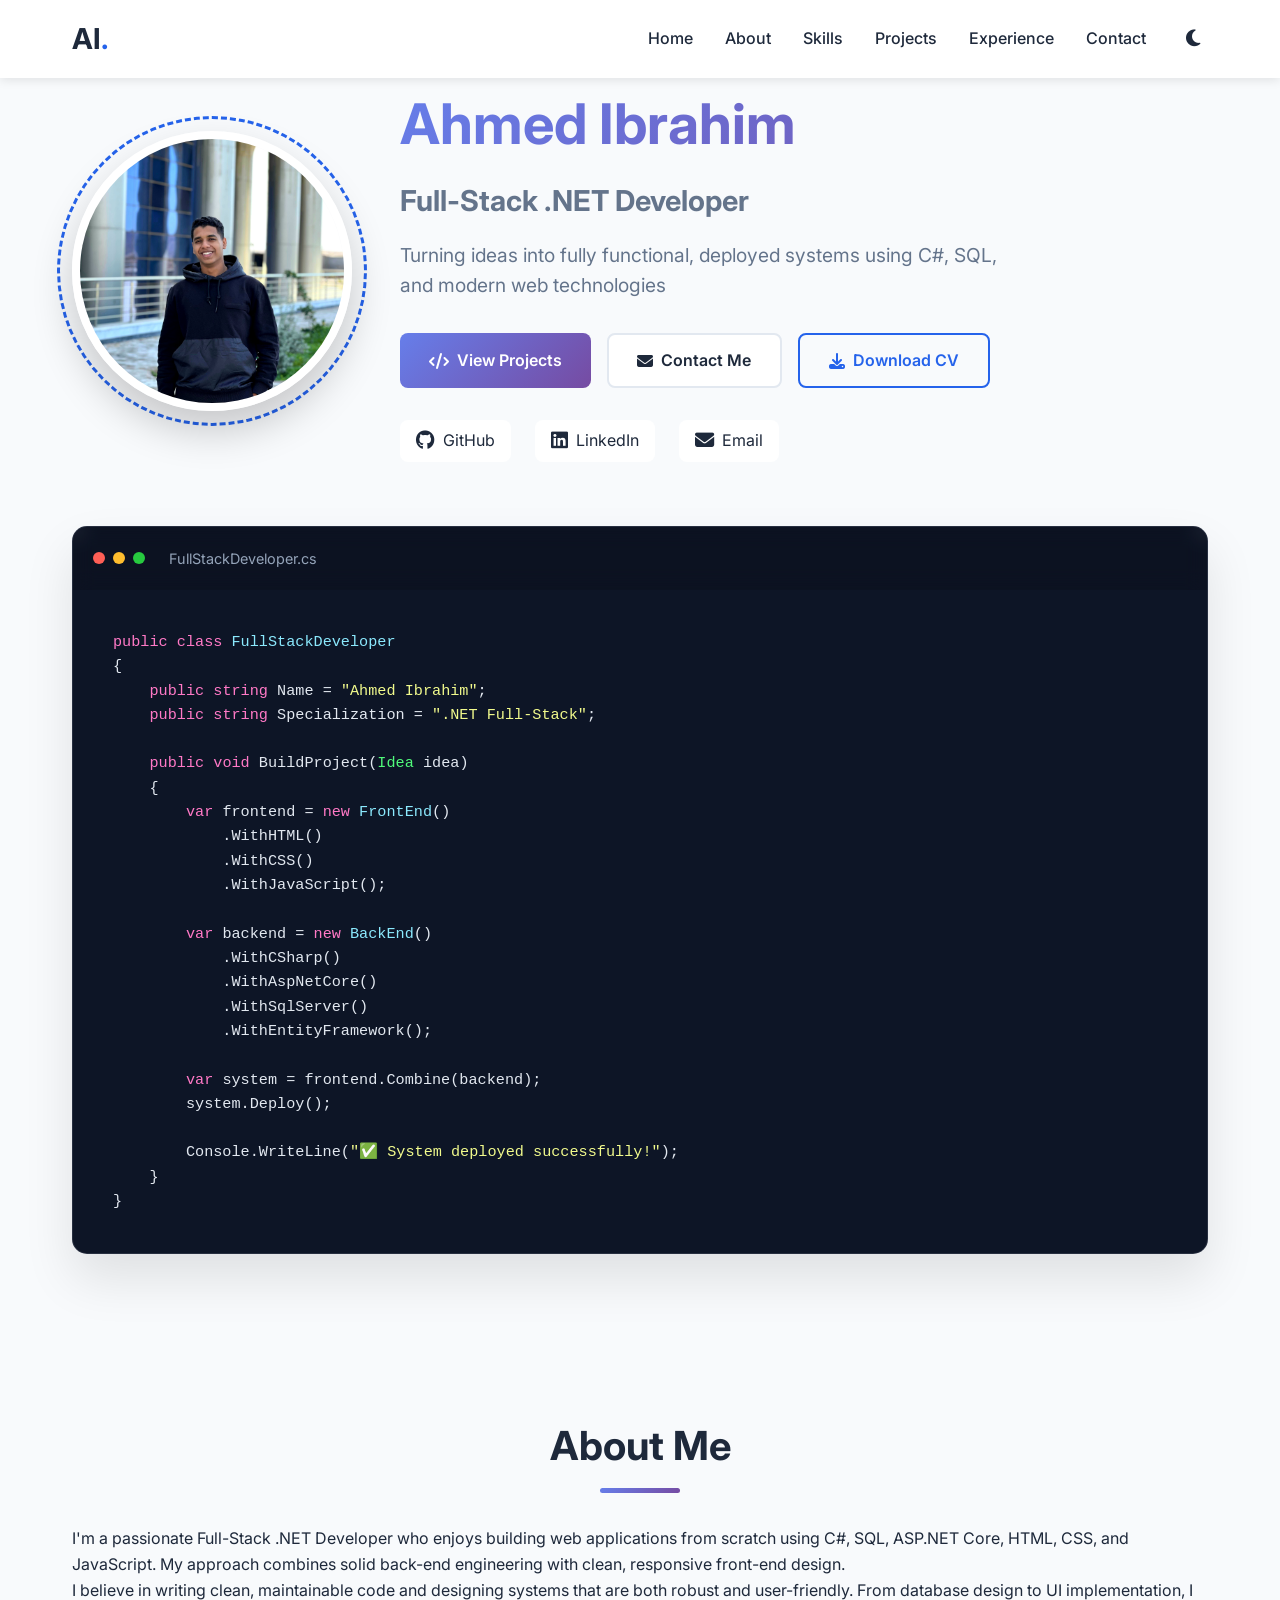
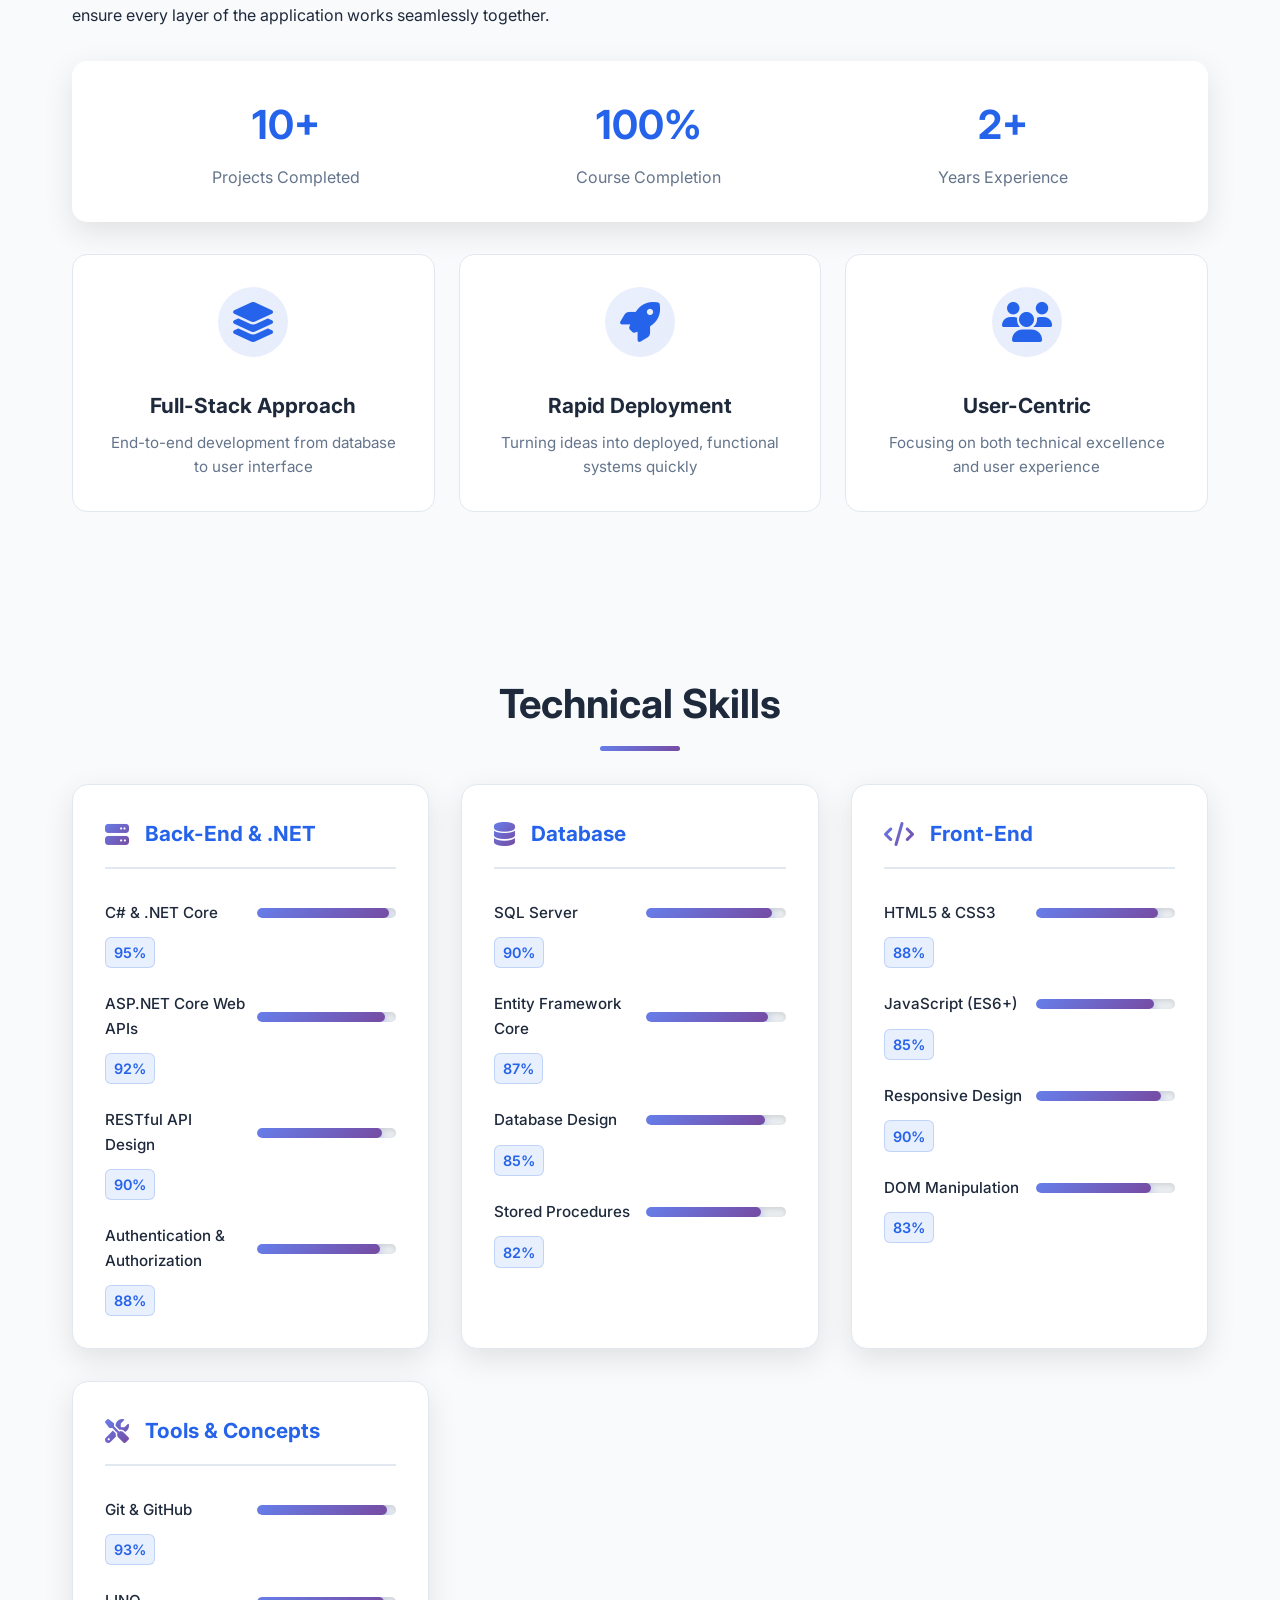
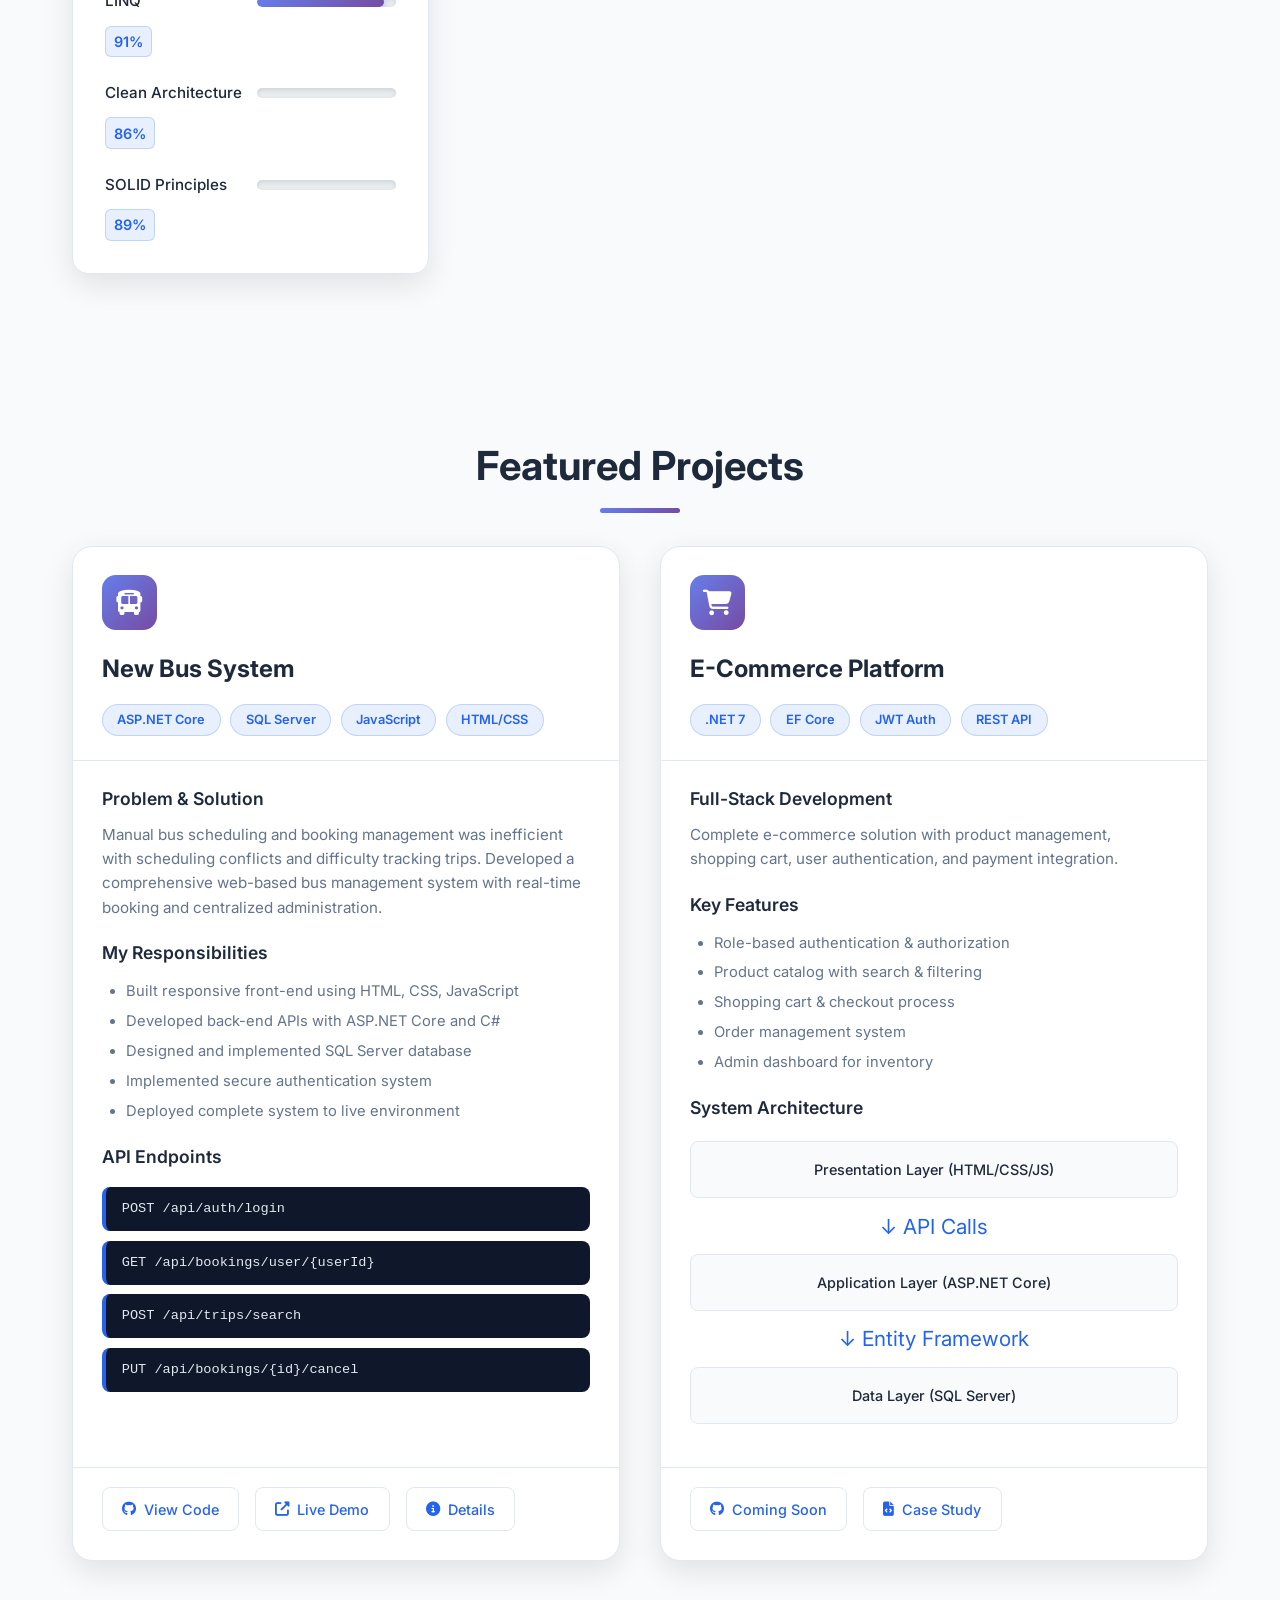
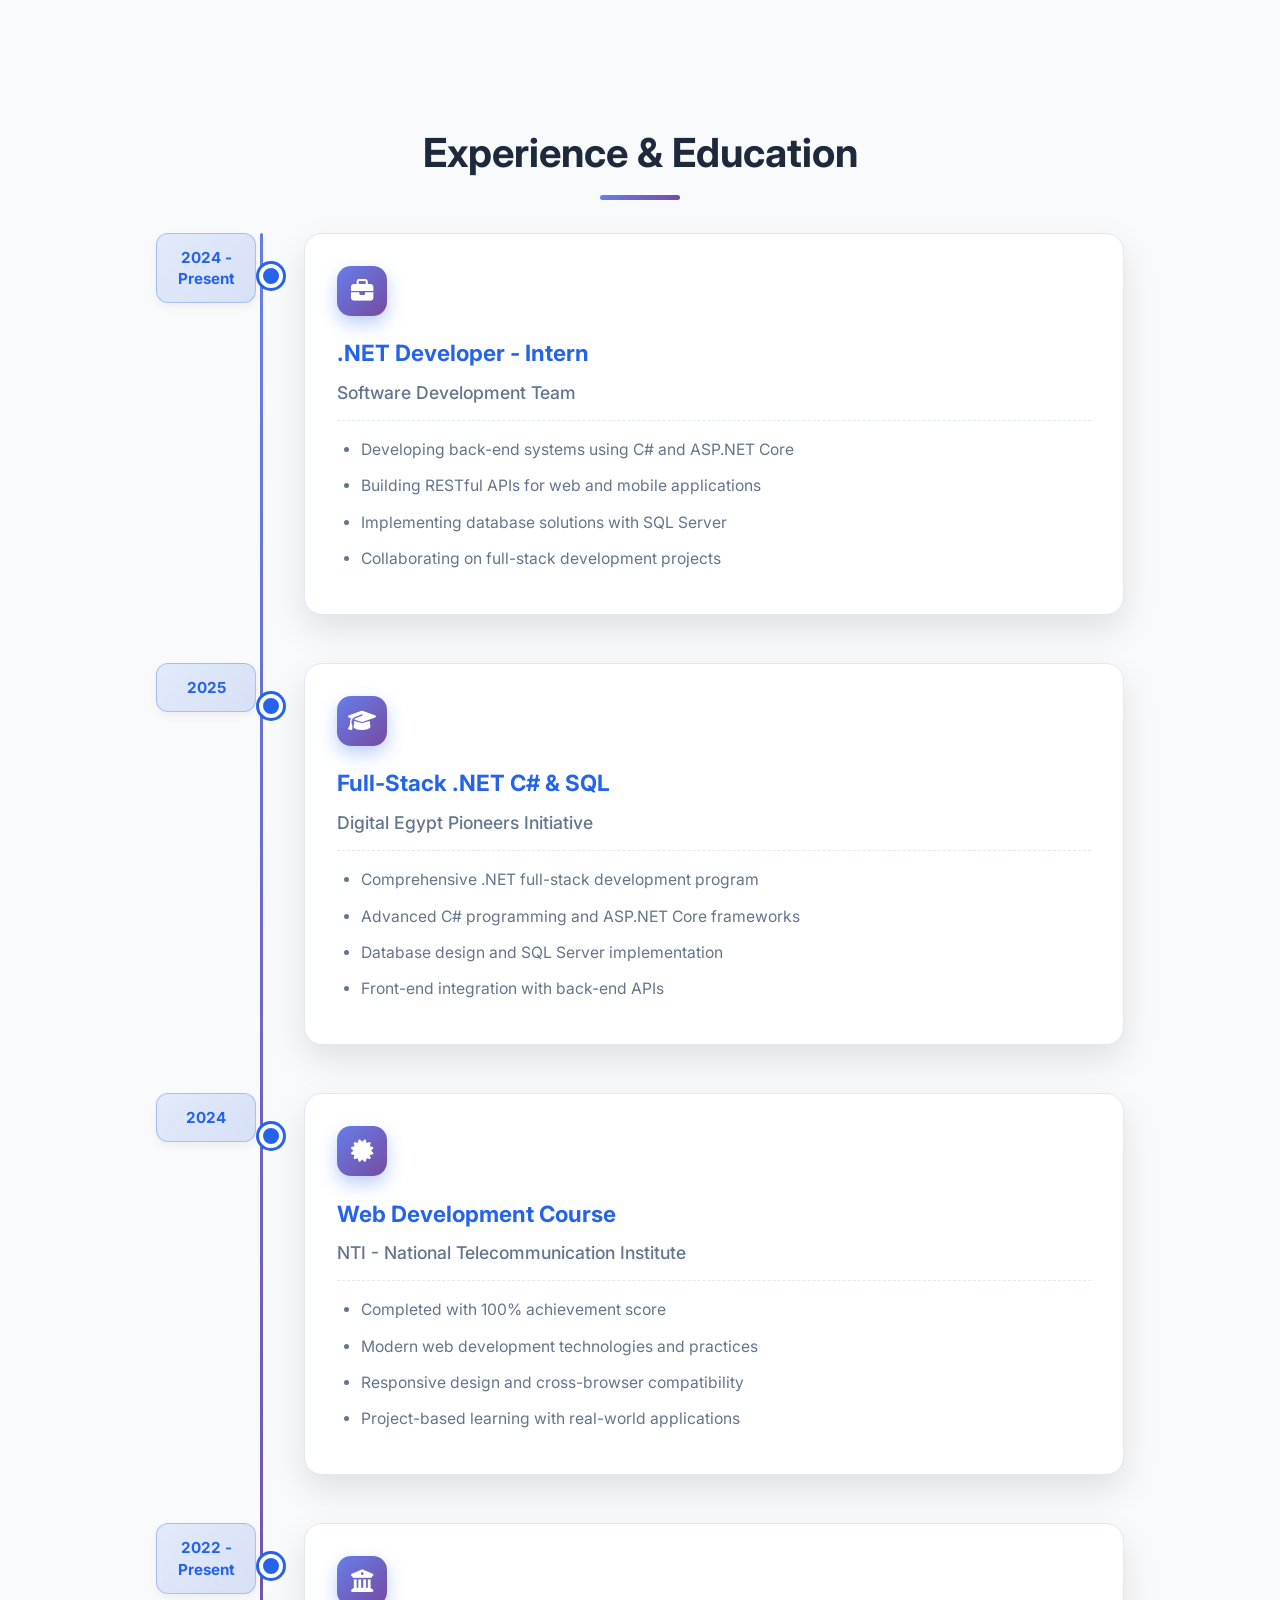
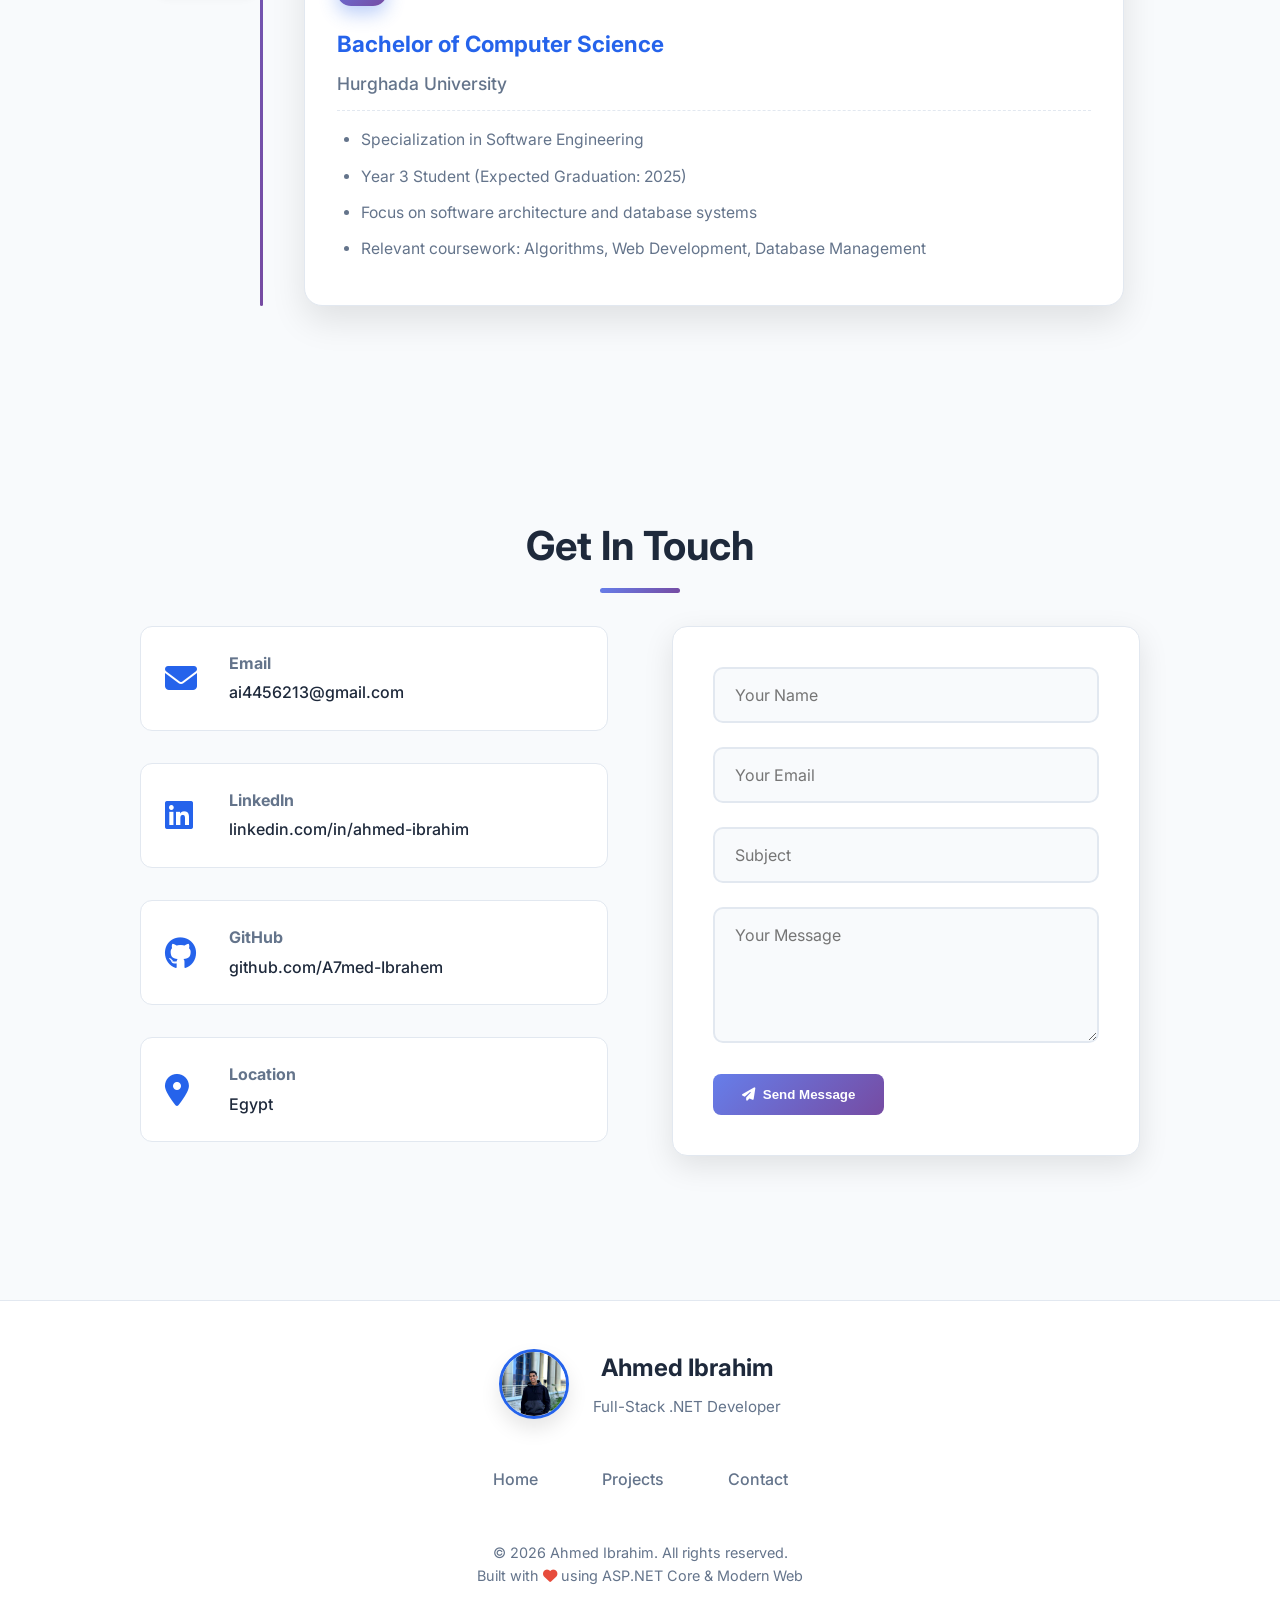
<file: index.html>
<!DOCTYPE html>
<html lang="en">
  <head>
    <meta charset="UTF-8" />
    <meta name="viewport" content="width=device-width, initial-scale=1.0" />
    <title>Ahmed Ibrahim | Full-Stack .NET Developer</title>
    <meta
      name="description"
      content="Full-Stack .NET Developer specializing in C#, ASP.NET Core, SQL Server, and modern web development. Turning ideas into fully functional systems."
    />
    <meta
      name="keywords"
      content=".NET Developer, C#, ASP.NET Core, SQL Server, Full-Stack, Web Development"
    />
    <meta name="author" content="Ahmed Ibrahim" />

    <!-- Open Graph for LinkedIn -->
    <meta
      property="og:title"
      content="Ahmed Ibrahim | Full-Stack .NET Developer"
    />
    <meta
      property="og:description"
      content="Building scalable web applications with .NET technologies"
    />
    <meta property="og:image" content="assets/images/profile.jpg" />
    <meta property="og:url" content="https://ahmedibrahim.dev" />

    <link rel="stylesheet" href="style.css" />
    <link
      rel="stylesheet"
      href="https://cdnjs.cloudflare.com/ajax/libs/font-awesome/6.4.0/css/all.min.css"
    />
    <link
      href="https://fonts.googleapis.com/css2?family=Inter:wght@300;400;500;600;700&display=swap"
      rel="stylesheet"
    />
    <link rel="icon" type="image/x-icon" href="assets/images/favicon.ico" />
  </head>

  <body>
    <!-- Navigation -->
    <nav class="navbar">
      <div class="container">
        <a href="#" class="logo">AI<span class="dot">.</span></a>
        <ul class="nav-links">
          <li><a href="#home">Home</a></li>
          <li><a href="#about">About</a></li>
          <li><a href="#skills">Skills</a></li>
          <li><a href="#projects">Projects</a></li>
          <li><a href="#experience">Experience</a></li>
          <li><a href="#contact">Contact</a></li>
          <li>
            <button id="theme-toggle" aria-label="Toggle dark mode">
              <i class="fas fa-moon"></i>
            </button>
          </li>
        </ul>
        <button class="menu-toggle" aria-label="Toggle menu">
          <i class="fas fa-bars"></i>
        </button>
      </div>
    </nav>

    <!-- Hero Section with Profile Photo -->
    <section id="home" class="hero">
      <div class="container">
        <div class="hero-content">
          <!-- Profile Photo -->
          <div class="profile-photo-container">
            <div class="profile-photo">
              <img
                src="image/photo.jpg.jpeg"
                alt="Ahmed Ibrahim - Full Stack .NET Developer"
                class="profile-img"
                id="profileImg"
                onerror="this.src='[data-uri]'"
              />
              <div class="photo-frame"></div>
            </div>
          </div>

          <!-- Personal Info -->
          <div class="hero-info">
            <h1 class="hero-title">Ahmed Ibrahim</h1>
            <h2 class="hero-subtitle">Full-Stack .NET Developer</h2>
            <p class="hero-tagline">
              Turning ideas into fully functional, deployed systems using C#,
              SQL, and modern web technologies
            </p>

            <div class="hero-buttons">
              <a href="#projects" class="btn btn-primary">
                <i class="fas fa-code"></i> View Projects
              </a>
              <a href="#contact" class="btn btn-secondary">
                <i class="fas fa-envelope"></i> Contact Me
              </a>
              <a
                href="Dipak_Dey__CV.pdf"
                class="btn btn-outline"
                download
              >
                <i class="fas fa-download"></i> Download CV
              </a>
            </div>

            <!-- Social Links -->
            <div class="hero-social">
              <a
                href="https://github.com/A7med-Ibrahem"
                target="_blank"
                aria-label="GitHub"
                class="social-link"
              >
                <i class="fab fa-github"></i>
                <span>GitHub</span>
              </a>
              <a
                href="https://www.linkedin.com/in/ahmed-ibrahim-36b91a1bb"
                target="_blank"
                aria-label="LinkedIn"
                class="social-link"
              >
                <i class="fab fa-linkedin"></i>
                <span>LinkedIn</span>
              </a>
              <a
                href="mailto:ai4456213@gmail.com"
                aria-label="Email"
                class="social-link"
              >
                <i class="fas fa-envelope"></i>
                <span>Email</span>
              </a>
            </div>
          </div>
        </div>

        <!-- Code Visual -->
        <div class="hero-visual">
          <div class="code-visual">
            <div class="code-window">
              <div class="code-header">
                <span class="code-dot red"></span>
                <span class="code-dot yellow"></span>
                <span class="code-dot green"></span>
                <span class="code-title">FullStackDeveloper.cs</span>
              </div>
              <pre class="code-content">
<span class="code-keyword">public class</span> <span class="code-class">FullStackDeveloper</span>
{
    <span class="code-keyword">public string</span> Name = <span class="code-string">"Ahmed Ibrahim"</span>;
    <span class="code-keyword">public string</span> Specialization = <span class="code-string">".NET Full-Stack"</span>;
    
    <span class="code-keyword">public void</span> BuildProject(<span class="code-interface">Idea</span> idea)
    {
        <span class="code-keyword">var</span> frontend = <span class="code-keyword">new</span> <span class="code-class">FrontEnd</span>()
            .WithHTML()
            .WithCSS()
            .WithJavaScript();
            
        <span class="code-keyword">var</span> backend = <span class="code-keyword">new</span> <span class="code-class">BackEnd</span>()
            .WithCSharp()
            .WithAspNetCore()
            .WithSqlServer()
            .WithEntityFramework();
            
        <span class="code-keyword">var</span> system = frontend.Combine(backend);
        system.Deploy();
        
        Console.WriteLine(<span class="code-string">"✅ System deployed successfully!"</span>);
    }
}</pre>
            </div>
          </div>
        </div>
      </div>
    </section>

    <!-- About Section -->
    <section id="about" class="about">
      <div class="container">
        <h2 class="section-title">About Me</h2>
        <div class="about-content">
          <div class="about-text">
            <p>
              I'm a passionate Full-Stack .NET Developer who enjoys building web
              applications from scratch using C#, SQL, ASP.NET Core, HTML, CSS,
              and JavaScript. My approach combines solid back-end engineering
              with clean, responsive front-end design.
            </p>
            <p>
              I believe in writing clean, maintainable code and designing
              systems that are both robust and user-friendly. From database
              design to UI implementation, I ensure every layer of the
              application works seamlessly together.
            </p>

            <div class="about-stats">
              <div class="stat">
                <h3>10+</h3>
                <p>Projects Completed</p>
              </div>
              <div class="stat">
                <h3>100%</h3>
                <p>Course Completion</p>
              </div>
              <div class="stat">
                <h3>2+</h3>
                <p>Years Experience</p>
              </div>
            </div>
          </div>

          <div class="about-highlights">
            <div class="highlight">
              <i class="fas fa-layer-group"></i>
              <h3>Full-Stack Approach</h3>
              <p>End-to-end development from database to user interface</p>
            </div>
            <div class="highlight">
              <i class="fas fa-rocket"></i>
              <h3>Rapid Deployment</h3>
              <p>Turning ideas into deployed, functional systems quickly</p>
            </div>
            <div class="highlight">
              <i class="fas fa-users"></i>
              <h3>User-Centric</h3>
              <p>Focusing on both technical excellence and user experience</p>
            </div>
          </div>
        </div>
      </div>
    </section>

    <!-- Skills Section -->
    <section id="skills" class="skills">
      <div class="container">
        <h2 class="section-title">Technical Skills</h2>
        <div class="skills-grid">
          <!-- Back-End Skills -->
          <div class="skill-category">
            <h3><i class="fas fa-server"></i> Back-End & .NET</h3>
            <div class="skill-list">
              <div class="skill-item">
                <span>C# & .NET Core</span>
                <div class="skill-level" data-level="95"></div>
                <span class="skill-percent">95%</span>
              </div>
              <div class="skill-item">
                <span>ASP.NET Core Web APIs</span>
                <div class="skill-level" data-level="92"></div>
                <span class="skill-percent">92%</span>
              </div>
              <div class="skill-item">
                <span>RESTful API Design</span>
                <div class="skill-level" data-level="90"></div>
                <span class="skill-percent">90%</span>
              </div>
              <div class="skill-item">
                <span>Authentication & Authorization</span>
                <div class="skill-level" data-level="88"></div>
                <span class="skill-percent">88%</span>
              </div>
            </div>
          </div>

          <!-- Database Skills -->
          <div class="skill-category">
            <h3><i class="fas fa-database"></i> Database</h3>
            <div class="skill-list">
              <div class="skill-item">
                <span>SQL Server</span>
                <div class="skill-level" data-level="90"></div>
                <span class="skill-percent">90%</span>
              </div>
              <div class="skill-item">
                <span>Entity Framework Core</span>
                <div class="skill-level" data-level="87"></div>
                <span class="skill-percent">87%</span>
              </div>
              <div class="skill-item">
                <span>Database Design</span>
                <div class="skill-level" data-level="85"></div>
                <span class="skill-percent">85%</span>
              </div>
              <div class="skill-item">
                <span>Stored Procedures</span>
                <div class="skill-level" data-level="82"></div>
                <span class="skill-percent">82%</span>
              </div>
            </div>
          </div>

          <!-- Front-End Skills -->
          <div class="skill-category">
            <h3><i class="fas fa-code"></i> Front-End</h3>
            <div class="skill-list">
              <div class="skill-item">
                <span>HTML5 & CSS3</span>
                <div class="skill-level" data-level="88"></div>
                <span class="skill-percent">88%</span>
              </div>
              <div class="skill-item">
                <span>JavaScript (ES6+)</span>
                <div class="skill-level" data-level="85"></div>
                <span class="skill-percent">85%</span>
              </div>
              <div class="skill-item">
                <span>Responsive Design</span>
                <div class="skill-level" data-level="90"></div>
                <span class="skill-percent">90%</span>
              </div>
              <div class="skill-item">
                <span>DOM Manipulation</span>
                <div class="skill-level" data-level="83"></div>
                <span class="skill-percent">83%</span>
              </div>
            </div>
          </div>

          <!-- Tools & Concepts -->
          <div class="skill-category">
            <h3><i class="fas fa-tools"></i> Tools & Concepts</h3>
            <div class="skill-list">
              <div class="skill-item">
                <span>Git & GitHub</span>
                <div class="skill-level" data-level="93"></div>
                <span class="skill-percent">93%</span>
              </div>
              <div class="skill-item">
                <span>LINQ</span>
                <div class="skill-level" data-level="91"></div>
                <span class="skill-percent">91%</span>
              </div>
              <div class="skill-item">
                <span>Clean Architecture</span>
                <div class="skill-level" data-level="86"></div>
                <span class="skill-percent">86%</span>
              </div>
              <div class="skill-item">
                <span>SOLID Principles</span>
                <div class="skill-level" data-level="89"></div>
                <span class="skill-percent">89%</span>
              </div>
            </div>
          </div>
        </div>
      </div>
    </section>

    <!-- Projects Section -->
    <section id="projects" class="projects">
      <div class="container">
        <h2 class="section-title">Featured Projects</h2>
        <div class="projects-grid">
          <!-- New Bus System Project -->
          <div class="project-card">
            <div class="project-header">
              <div class="project-icon">
                <i class="fas fa-bus"></i>
              </div>
              <h3>New Bus System</h3>
              <div class="project-tags">
                <span class="tag">ASP.NET Core</span>
                <span class="tag">SQL Server</span>
                <span class="tag">JavaScript</span>
                <span class="tag">HTML/CSS</span>
              </div>
            </div>
            <div class="project-content">
              <h4>Problem & Solution</h4>
              <p>
                Manual bus scheduling and booking management was inefficient
                with scheduling conflicts and difficulty tracking trips.
                Developed a comprehensive web-based bus management system with
                real-time booking and centralized administration.
              </p>

              <h4>My Responsibilities</h4>
              <ul>
                <li>Built responsive front-end using HTML, CSS, JavaScript</li>
                <li>Developed back-end APIs with ASP.NET Core and C#</li>
                <li>Designed and implemented SQL Server database</li>
                <li>Implemented secure authentication system</li>
                <li>Deployed complete system to live environment</li>
              </ul>

              <h4>API Endpoints</h4>
              <div class="api-features">
                <code>POST /api/auth/login</code>
                <code>GET /api/bookings/user/{userId}</code>
                <code>POST /api/trips/search</code>
                <code>PUT /api/bookings/{id}/cancel</code>
              </div>
            </div>
            <div class="project-footer">
              <a
                href="https://github.com/Yusuf-Hussien/New-Bus-App"
                target="_blank"
                class="btn-icon"
              >
                <i class="fab fa-github"></i> View Code
              </a>
              <a
                href="https://newbus.vercel.app/login.html"
                target="_blank"
                class="btn-icon"
              >
                <i class="fas fa-external-link-alt"></i> Live Demo
              </a>
              <a
                href="#"
                class="btn-icon"
                onclick="showProjectDetails('bus-system')"
              >
                <i class="fas fa-info-circle"></i> Details
              </a>
            </div>
          </div>

          <!-- E-Commerce Platform -->
          <div class="project-card">
            <div class="project-header">
              <div class="project-icon">
                <i class="fas fa-shopping-cart"></i>
              </div>
              <h3>E-Commerce Platform</h3>
              <div class="project-tags">
                <span class="tag">.NET 7</span>
                <span class="tag">EF Core</span>
                <span class="tag">JWT Auth</span>
                <span class="tag">REST API</span>
              </div>
            </div>
            <div class="project-content">
              <h4>Full-Stack Development</h4>
              <p>
                Complete e-commerce solution with product management, shopping
                cart, user authentication, and payment integration.
              </p>

              <h4>Key Features</h4>
              <ul>
                <li>Role-based authentication & authorization</li>
                <li>Product catalog with search & filtering</li>
                <li>Shopping cart & checkout process</li>
                <li>Order management system</li>
                <li>Admin dashboard for inventory</li>
              </ul>

              <h4>System Architecture</h4>
              <div class="architecture-diagram">
                <div class="arch-layer">Presentation Layer (HTML/CSS/JS)</div>
                <div class="arch-arrow">↓ API Calls</div>
                <div class="arch-layer">Application Layer (ASP.NET Core)</div>
                <div class="arch-arrow">↓ Entity Framework</div>
                <div class="arch-layer">Data Layer (SQL Server)</div>
              </div>
            </div>
            <div class="project-footer">
              <a href="#" class="btn-icon"
                ><i class="fab fa-github"></i> Coming Soon</a
              >
              <a href="#" class="btn-icon"
                ><i class="fas fa-file-code"></i> Case Study</a
              >
            </div>
          </div>
        </div>
      </div>
    </section>

    <!-- Experience & Education Section -->
    <section id="experience" class="experience">
      <div class="container">
        <h2 class="section-title">Experience & Education</h2>
        <div class="timeline">
          <!-- Experience -->
          <div class="timeline-item">
            <div class="timeline-date">2024 - Present</div>
            <div class="timeline-content">
              <div class="timeline-icon">
                <i class="fas fa-briefcase"></i>
              </div>
              <h3>.NET Developer - Intern</h3>
              <h4>Software Development Team</h4>
              <ul>
                <li>Developing back-end systems using C# and ASP.NET Core</li>
                <li>Building RESTful APIs for web and mobile applications</li>
                <li>Implementing database solutions with SQL Server</li>
                <li>Collaborating on full-stack development projects</li>
              </ul>
            </div>
          </div>

          <!-- Training -->
          <div class="timeline-item">
            <div class="timeline-date">2025</div>
            <div class="timeline-content">
              <div class="timeline-icon">
                <i class="fas fa-graduation-cap"></i>
              </div>
              <h3>Full-Stack .NET C# & SQL</h3>
              <h4>Digital Egypt Pioneers Initiative</h4>
              <ul>
                <li>Comprehensive .NET full-stack development program</li>
                <li>Advanced C# programming and ASP.NET Core frameworks</li>
                <li>Database design and SQL Server implementation</li>
                <li>Front-end integration with back-end APIs</li>
              </ul>
            </div>
          </div>

          <div class="timeline-item">
            <div class="timeline-date">2024</div>
            <div class="timeline-content">
              <div class="timeline-icon">
                <i class="fas fa-certificate"></i>
              </div>
              <h3>Web Development Course</h3>
              <h4>NTI - National Telecommunication Institute</h4>
              <ul>
                <li>Completed with 100% achievement score</li>
                <li>Modern web development technologies and practices</li>
                <li>Responsive design and cross-browser compatibility</li>
                <li>Project-based learning with real-world applications</li>
              </ul>
            </div>
          </div>

          <!-- Education -->
          <div class="timeline-item">
            <div class="timeline-date">2022 - Present</div>
            <div class="timeline-content">
              <div class="timeline-icon">
                <i class="fas fa-university"></i>
              </div>
              <h3>Bachelor of Computer Science</h3>
              <h4>Hurghada University</h4>
              <ul>
                <li>Specialization in Software Engineering</li>
                <li>Year 3 Student (Expected Graduation: 2025)</li>
                <li>Focus on software architecture and database systems</li>
                <li>
                  Relevant coursework: Algorithms, Web Development, Database
                  Management
                </li>
              </ul>
            </div>
          </div>
        </div>
      </div>
    </section>

    <!-- Contact Section -->
    <section id="contact" class="contact">
      <div class="container">
        <h2 class="section-title">Get In Touch</h2>
        <div class="contact-container">
          <div class="contact-info">
            <div class="contact-item">
              <i class="fas fa-envelope"></i>
              <div>
                <h3>Email</h3>
                <a href="mailto:ai4456213@gmail.com">ai4456213@gmail.com</a>
              </div>
            </div>
            <div class="contact-item">
              <i class="fab fa-linkedin"></i>
              <div>
                <h3>LinkedIn</h3>
                <a
                  href="https://www.linkedin.com/in/ahmed-ibrahim-36b91a1bb"
                  target="_blank"
                  >linkedin.com/in/ahmed-ibrahim</a
                >
              </div>
            </div>
            <div class="contact-item">
              <i class="fab fa-github"></i>
              <div>
                <h3>GitHub</h3>
                <a href="https://github.com/A7med-Ibrahem" target="_blank"
                  >github.com/A7med-Ibrahem</a
                >
              </div>
            </div>
            <div class="contact-item">
              <i class="fas fa-map-marker-alt"></i>
              <div>
                <h3>Location</h3>
                <p>Egypt</p>
              </div>
            </div>
          </div>
          <form
            class="contact-form"
            id="contactForm"
            action="https://formspree.io/f/mdklrpqo"
            method="POST"
          >
            <div class="form-group">
              <input
                type="text"
                id="name"
                name="name"
                placeholder="Your Name"
                required
              />
            </div>
            <div class="form-group">
              <input
                type="email"
                id="email"
                name="email"
                placeholder="Your Email"
                required
              />
            </div>
            <div class="form-group">
              <input
                type="text"
                id="subject"
                name="subject"
                placeholder="Subject"
                required
              />
            </div>
            <div class="form-group">
              <textarea
                id="message"
                name="message"
                rows="5"
                placeholder="Your Message"
                required
              ></textarea>
            </div>
            <button type="submit" class="btn btn-primary">
              <i class="fas fa-paper-plane"></i> Send Message
            </button>
          </form>
        </div>
      </div>
    </section>

    <!-- Footer -->
    <footer class="footer">
      <div class="container">
        <div class="footer-content">
          <div class="footer-logo">
            <div class="footer-photo">
              <img src="image/photo.jpg.jpeg" alt="Ahmed Ibrahim" />
            </div>
            <div class="footer-info">
              <h3>Ahmed Ibrahim</h3>
              <p>Full-Stack .NET Developer</p>
            </div>
          </div>

          <div class="footer-links">
            <a href="#home">Home</a>
            <a href="#projects">Projects</a>
            <a href="#contact">Contact</a>
          </div>

          <div class="footer-copyright">
            <p>
              &copy; <span id="currentYear"></span> Ahmed Ibrahim. All rights
              reserved.
            </p>
            <p>
              Built with
              <i class="fas fa-heart" style="color: #e74c3c"></i> using ASP.NET
              Core & Modern Web
            </p>
          </div>
        </div>
      </div>
    </footer>

    <!-- Back to Top Button (موجود برا الفوتر عشان يشتغل صح) -->
    <a href="#" id="back-to-top" aria-label="Back to top">
      <i class="fas fa-arrow-up"></i>
    </a>

    <!-- Image Lightbox -->
    <div class="image-lightbox" id="imageLightbox">
      <span class="close-lightbox">&times;</span>
      <img id="lightboxImg" alt="Profile Preview" />
    </div>

    <script src="script.js"></script>
  </body>
</html>
</file>
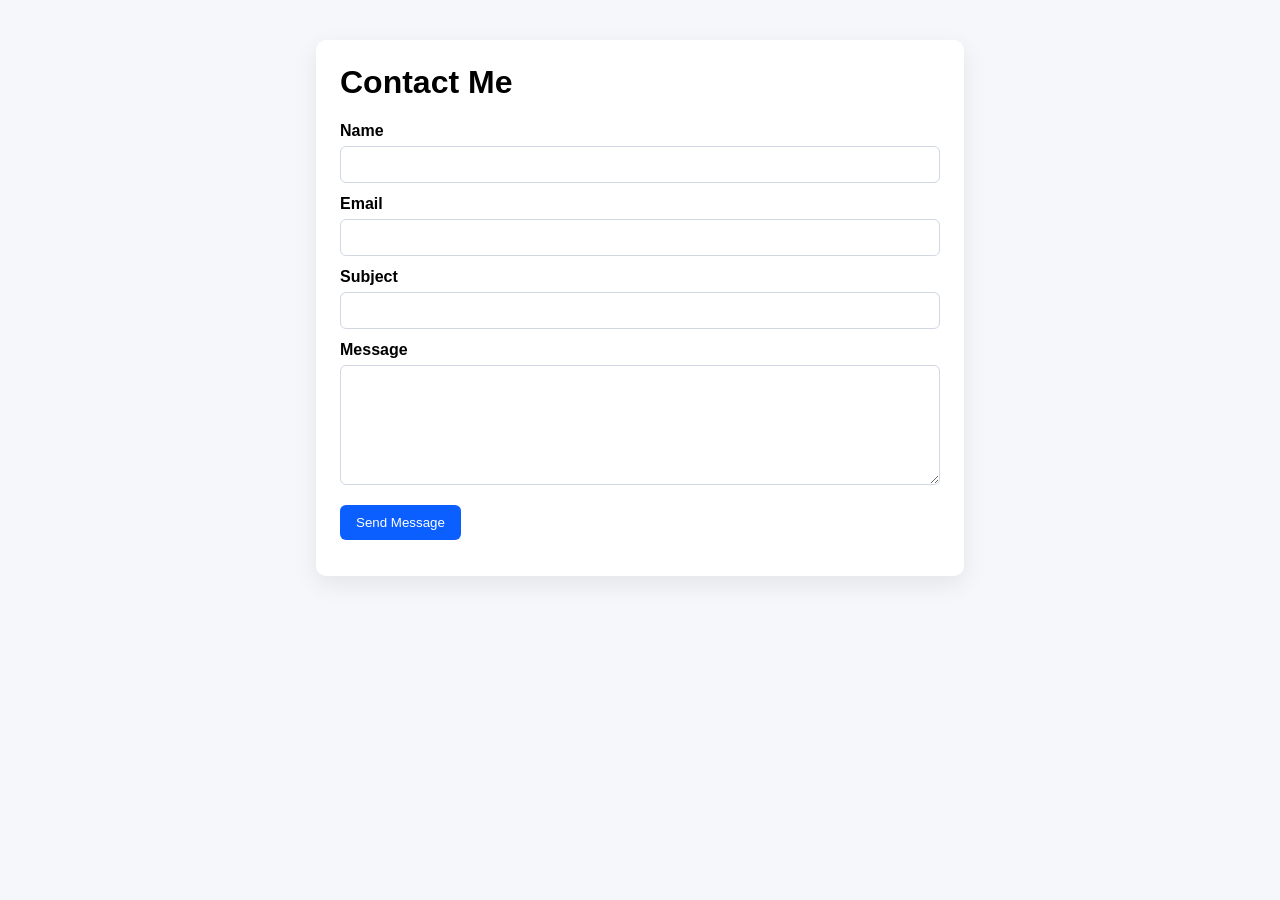
<file: PortfolioContactApi/wwwroot/index.html>
<!doctype html>
<html lang="en">
<head>
  <meta charset="UTF-8" />
  <meta name="viewport" content="width=device-width, initial-scale=1.0" />
  <title>Portfolio Contact Form</title>
  <style>
    body { font-family: Arial, sans-serif; background: #f5f7fb; margin: 0; padding: 40px 16px; }
    .container { max-width: 600px; margin: 0 auto; background: #fff; padding: 24px; border-radius: 10px; box-shadow: 0 8px 24px rgba(0,0,0,0.08); }
    h1 { margin-top: 0; }
    label { display: block; margin-top: 12px; font-weight: 600; }
    input, textarea { width: 100%; margin-top: 6px; padding: 10px; border: 1px solid #d0d7e2; border-radius: 6px; box-sizing: border-box; }
    textarea { min-height: 120px; resize: vertical; }
    button { margin-top: 16px; padding: 10px 16px; border: none; background: #0b5fff; color: white; border-radius: 6px; cursor: pointer; }
    button:disabled { opacity: 0.6; cursor: not-allowed; }
    .status { margin-top: 12px; font-weight: 600; }
    .success { color: #0f7b0f; }
    .error { color: #b00020; }
  </style>
</head>
<body>
  <div class="container">
    <h1>Contact Me</h1>
    <form id="contactForm">
      <label for="name">Name</label>
      <input type="text" id="name" name="name" required minlength="2" maxlength="100" />

      <label for="email">Email</label>
      <input type="email" id="email" name="email" required maxlength="200" />

      <label for="subject">Subject</label>
      <input type="text" id="subject" name="subject" required minlength="3" maxlength="200" />

      <label for="message">Message</label>
      <textarea id="message" name="message" required minlength="10" maxlength="4000"></textarea>

      <button id="submitBtn" type="submit">Send Message</button>
      <div id="status" class="status" role="status" aria-live="polite"></div>
    </form>
  </div>

  <script>
    const form = document.getElementById('contactForm');
    const statusEl = document.getElementById('status');
    const submitBtn = document.getElementById('submitBtn');

    form.addEventListener('submit', async (event) => {
      event.preventDefault();
      statusEl.textContent = '';
      statusEl.className = 'status';
      submitBtn.disabled = true;

      const payload = {
        name: form.name.value.trim(),
        email: form.email.value.trim(),
        subject: form.subject.value.trim(),
        message: form.message.value.trim()
      };

      try {
        const response = await fetch('/api/contact', {
          method: 'POST',
          headers: { 'Content-Type': 'application/json' },
          body: JSON.stringify(payload)
        });

        const result = await response.json();
        if (!response.ok || !result.success) {
          throw new Error(result.message || 'Failed to send message.');
        }

        statusEl.textContent = result.message;
        statusEl.classList.add('success');
        form.reset();
      } catch (error) {
        statusEl.textContent = error.message || 'Something went wrong.';
        statusEl.classList.add('error');
      } finally {
        submitBtn.disabled = false;
      }
    });
  </script>
</body>
</html>
</file>
<file: style.css>
:root {
    /* Light theme colors */
    --primary: #2563eb;
    --primary-dark: #1d4ed8;
    --secondary: #64748b;
    --background: #f8fafc;
    --surface: #ffffff;
    --text: #1e293b;
    --text-light: #64748b;
    --border: #e2e8f0;
    --shadow: rgba(0, 0, 0, 0.1);
    --code-bg: #0f172a;
    --gradient: linear-gradient(135deg, #667eea 0%, #764ba2 100%);
    --gradient-primary: linear-gradient(135deg, #2563eb 0%, #1d4ed8 100%);
    --skill-bg: #e9ecef;
}

[data-theme="dark"] {
    --primary: #3b82f6;
    --primary-dark: #2563eb;
    --secondary: #94a3b8;
    --background: #0f172a;
    --surface: #1e293b;
    --text: #f1f5f9;
    --text-light: #cbd5e1;
    --border: #334155;
    --shadow: rgba(0, 0, 0, 0.3);
    --code-bg: #020617;
    --skill-bg: #2d3748;
}

/* Reset & Base */
* {
    margin: 0;
    padding: 0;
    box-sizing: border-box;
}

html {
    scroll-behavior: smooth;
}

body {
    font-family: 'Inter', sans-serif;
    background-color: var(--background);
    color: var(--text);
    line-height: 1.6;
    transition: background-color 0.3s, color 0.3s;
}

.container {
    max-width: 1200px;
    margin: 0 auto;
    padding: 0 2rem;
}

section {
    padding: 5rem 0;
}

/* Profile Photo Styles */
.hero-content {
    display: flex;
    flex-direction: column;
    align-items: center;
    text-align: center;
    gap: 3rem;
    margin-bottom: 4rem;
}

@media (min-width: 992px) {
    .hero-content {
        flex-direction: row;
        text-align: left;
        align-items: center;
    }
}

.profile-photo-container {
    flex: 0 0 auto;
}

.profile-photo {
    position: relative;
    width: 280px;
    height: 280px;
    margin: 0 auto;
}

.profile-img {
    width: 100%;
    height: 100%;
    border-radius: 50%;
    object-fit: cover;
    border: 8px solid var(--surface);
    box-shadow: 0 20px 40px rgba(0,0,0,0.2);
    transition: transform 0.4s ease, box-shadow 0.4s ease, border-color 0.4s ease;
    cursor: zoom-in;
}

.image-lightbox {
    position: fixed;
    inset: 0;
    background: rgba(0,0,0,0.85);
    display: flex;
    align-items: center;
    justify-content: center;
    opacity: 0;
    visibility: hidden;
    transition: all 0.3s ease;
    z-index: 9999;
}

.image-lightbox.active {
    opacity: 1;
    visibility: visible;
}

.image-lightbox img {
    max-width: 90%;
    max-height: 90%;
    border-radius: 16px;
    box-shadow: 0 30px 80px rgba(0,0,0,0.6);
    animation: zoomIn 0.3s ease;
}

.close-lightbox {
    position: absolute;
    top: 30px;
    right: 40px;
    font-size: 40px;
    color: #fff;
    cursor: pointer;
}

@keyframes zoomIn {
    from {
        transform: scale(0.8);
        opacity: 0;
    }
    to {
        transform: scale(1);
        opacity: 1;
    }
}

.profile-img:hover {
    transform: scale(1.05);
    box-shadow: 0 30px 60px var(--shadow);
    border-color: var(--primary);
}

.photo-frame {
    position: absolute;
    top: -15px;
    left: -15px;
    right: -15px;
    bottom: -15px;
    border: 3px dashed var(--primary);
    border-radius: 50%;
    z-index: -1;
    animation: rotate 20s linear infinite;
}

@keyframes rotate {
    0% { transform: rotate(0deg); }
    100% { transform: rotate(360deg); }
}

.hero-info {
    flex: 1;
}

.hero-title {
    font-size: 3.5rem;
    margin-bottom: 0.5rem;
    background: var(--gradient);
    -webkit-background-clip: text;
    -webkit-text-fill-color: transparent;
    background-clip: text;
}

.hero-subtitle {
    font-size: 1.8rem;
    color: var(--text-light);
    margin-bottom: 1rem;
}

.hero-tagline {
    font-size: 1.2rem;
    margin-bottom: 2rem;
    color: var(--text-light);
    max-width: 600px;
}

.hero-buttons {
    display: flex;
    flex-wrap: wrap;
    gap: 1rem;
    margin-bottom: 2rem;
}

.btn {
    display: inline-flex;
    align-items: center;
    justify-content: center;
    padding: 0.8rem 1.8rem;
    border-radius: 8px;
    font-weight: 600;
    text-decoration: none;
    transition: all 0.3s;
    border: none;
    cursor: pointer;
    gap: 0.5rem;
}

.btn-primary {
    background: var(--gradient);
    color: white;
}

.btn-primary:hover {
    transform: translateY(-2px);
    box-shadow: 0 10px 20px var(--shadow);
}

.btn-secondary {
    background-color: var(--surface);
    color: var(--text);
    border: 2px solid var(--border);
}

.btn-secondary:hover {
    border-color: var(--primary);
    color: var(--primary);
}

.btn-outline {
    background: transparent;
    color: var(--primary);
    border: 2px solid var(--primary);
}

.btn-outline:hover {
    background: var(--primary);
    color: white;
}

.hero-social {
    display: flex;
    gap: 1.5rem;
    flex-wrap: wrap;
    justify-content: center;
}

@media (min-width: 992px) {
    .hero-social {
        justify-content: flex-start;
    }
}

.social-link {
    display: inline-flex;
    align-items: center;
    gap: 0.5rem;
    color: var(--text);
    text-decoration: none;
    padding: 0.5rem 1rem;
    border-radius: 8px;
    transition: all 0.3s;
    background: var(--surface);
}

.social-link:hover {
    background: var(--gradient);
    color: white;
    transform: translateY(-2px);
}

.social-link i {
    font-size: 1.2rem;
}

/* About Section */
.about-stats {
    display: flex;
    justify-content: space-around;
    margin: 2rem 0;
    padding: 2rem;
    background: var(--surface);
    border-radius: 15px;
    box-shadow: 0 10px 30px var(--shadow);
}

.stat {
    text-align: center;
}

.stat h3 {
    font-size: 2.5rem;
    color: var(--primary);
    margin-bottom: 0.5rem;
}

.stat p {
    color: var(--text-light);
}

.about-highlights {
    display: grid;
    grid-template-columns: repeat(auto-fit, minmax(250px, 1fr));
    gap: 1.5rem;
    margin-top: 2rem;
}

.highlight {
    background: var(--surface);
    padding: 2rem;
    border-radius: 15px;
    text-align: center;
    transition: all 0.3s ease;
    border: 1px solid var(--border);
    height: 100%;
    display: flex;
    flex-direction: column;
    align-items: center;
}

.highlight:hover {
    transform: translateY(-10px);
    box-shadow: 0 20px 40px var(--shadow);
    border-color: var(--primary);
}

.highlight i {
    font-size: 2.5rem;
    color: var(--primary);
    margin-bottom: 1rem;
    width: 70px;
    height: 70px;
    display: flex;
    align-items: center;
    justify-content: center;
    background: linear-gradient(135deg, rgba(37, 99, 235, 0.1), rgba(29, 78, 216, 0.1));
    border-radius: 50%;
}

.highlight h3 {
    font-size: 1.3rem;
    margin: 1rem 0 0.5rem;
    color: var(--text);
}

.highlight p {
    color: var(--text-light);
    font-size: 0.95rem;
    line-height: 1.6;
    margin: 0;
    flex-grow: 1;
}

/* ===== Skills Section - مع الأشرطة الممتلئة ===== */
.skills-grid {
    display: grid;
    grid-template-columns: repeat(auto-fit, minmax(300px, 1fr));
    gap: 2rem;
    margin-top: 3rem;
}

.skill-category {
    background: var(--surface);
    border-radius: 16px;
    padding: 2rem;
    box-shadow: 0 10px 30px var(--shadow);
    border: 1px solid var(--border);
    transition: transform 0.3s ease, box-shadow 0.3s ease;
}

.skill-category:hover {
    transform: translateY(-5px);
    box-shadow: 0 20px 40px var(--shadow);
    border-color: var(--primary);
}

.skill-category h3 {
    display: flex;
    align-items: center;
    gap: 1rem;
    margin-bottom: 2rem;
    color: var(--primary);
    font-size: 1.3rem;
    border-bottom: 2px solid var(--border);
    padding-bottom: 1rem;
}

.skill-category h3 i {
    font-size: 1.5rem;
    background: var(--gradient);
    -webkit-background-clip: text;
    -webkit-text-fill-color: transparent;
}

.skill-list {
    display: flex;
    flex-direction: column;
    gap: 1.5rem;
}

.skill-item {
    display: flex;
    flex-wrap: wrap;
    align-items: center;
    gap: 0.75rem;
    width: 100%;
}

/* اسم اللغة */
.skill-item span:first-child {
    flex: 0 0 140px;
    font-size: 0.95rem;
    font-weight: 500;
    color: var(--text);
}

/* حاوية الشريط */
.skill-level {
    flex: 1;
    height: 10px;
    background: var(--skill-bg);
    border-radius: 10px;
    overflow: hidden;
    position: relative;
    min-width: 120px;
    box-shadow: inset 0 2px 4px rgba(0,0,0,0.1);
}

/* الشريط الممتلئ (هيتحرك بالجافاسكريبت) */
.skill-level::before {
    content: '';
    position: absolute;
    left: 0;
    top: 0;
    height: 100%;
    width: 0;
    background: var(--gradient);
    border-radius: 10px;
    transition: width 1.5s cubic-bezier(0.4, 0, 0.2, 1);
    box-shadow: 0 2px 8px rgba(37, 99, 235, 0.4);
}

/* النسبة المئوية */
.skill-percent {
    flex: 0 0 45px;
    font-size: 0.9rem;
    font-weight: 600;
    color: var(--primary);
    text-align: right;
    background: rgba(37, 99, 235, 0.1);
    padding: 0.2rem 0.5rem;
    border-radius: 6px;
    border: 1px solid rgba(37, 99, 235, 0.2);
}

/* للشاشات الصغيرة */
@media (max-width: 768px) {
    .skill-item {
        flex-wrap: wrap;
    }
    
    .skill-item span:first-child {
        flex: 1 1 100%;
        margin-bottom: 0.25rem;
    }
    
    .skill-level {
        flex: 1;
    }
    
    .skill-percent {
        flex: 0 0 45px;
    }
}

/* إضافة تأخيرات مختلفة لكل مهارة */
.skill-item:nth-child(1) .skill-level::before { transition-delay: 0.1s; }
.skill-item:nth-child(2) .skill-level::before { transition-delay: 0.2s; }
.skill-item:nth-child(3) .skill-level::before { transition-delay: 0.3s; }
.skill-item:nth-child(4) .skill-level::before { transition-delay: 0.4s; }

/* Projects Section */
.project-card {
    background: var(--surface);
    border-radius: 20px;
    overflow: hidden;
    box-shadow: 0 15px 40px var(--shadow);
    border: 1px solid var(--border);
    transition: all 0.3s ease;
    height: 100%;
    display: flex;
    flex-direction: column;
}

.project-card:hover {
    transform: translateY(-10px);
    box-shadow: 0 25px 60px var(--shadow);
    border-color: var(--primary);
}

.project-header {
    padding: 2rem 2rem 1rem;
    border-bottom: 1px solid var(--border);
}

.project-icon {
    width: 50px;
    height: 50px;
    background: var(--gradient);
    border-radius: 12px;
    display: flex;
    align-items: center;
    justify-content: center;
    margin-bottom: 1rem;
    color: white;
    font-size: 1.5rem;
}

.project-content {
    padding: 1.5rem 2rem;
    flex-grow: 1;
}

.project-footer {
    padding: 1.5rem 2rem;
    border-top: 1px solid var(--border);
    display: flex;
    gap: 1rem;
    flex-wrap: wrap;
    background: rgba(37, 99, 235, 0.03);
}

.btn-icon {
    display: inline-flex;
    align-items: center;
    gap: 0.5rem;
    color: var(--primary);
    text-decoration: none;
    font-weight: 500;
    transition: all 0.3s;
    padding: 0.5rem 1rem;
    border-radius: 8px;
    background: var(--surface);
    border: 1px solid var(--border);
}

.btn-icon:hover {
    background: var(--primary);
    color: white;
    border-color: var(--primary);
    transform: translateY(-2px);
}

/* Timeline Section */
.timeline {
    position: relative;
    max-width: 900px;
    margin: 0 auto;
    padding-left: 50px;
}

.timeline::before {
    content: '';
    position: absolute;
    left: 25px;
    top: 0;
    bottom: 0;
    width: 3px;
    background: var(--gradient);
    border-radius: 3px;
}

.timeline-item {
    position: relative;
    margin-bottom: 3rem;
}

.timeline-date {
    position: absolute;
    left: -50px;
    top: 0;
    width: 66px;
    text-align: center;
    font-weight: 600;
    color: var(--primary);
    background: var(--surface);
    padding: 0.5rem;
    border-radius: 8px;
    border: 2px solid var(--border);
    font-size: 0.9rem;
}

.timeline-content {
    background: var(--surface);
    padding: 2rem;
    border-radius: 15px;
    box-shadow: 0 10px 30px var(--shadow);
    border: 1px solid var(--border);
    margin-left: 1rem;
    position: relative;
}

.timeline-content::before {
    content: '';
    position: absolute;
    left: -16px;
    top: 24px;
    width: 12px;
    height: 12px;
    background: var(--primary);
    border-radius: 50%;
    border: 3px solid var(--surface);
    box-shadow: 0 0 0 3px var(--primary);
}

.timeline-icon {
    width: 40px;
    height: 40px;
    background: var(--gradient);
    border-radius: 50%;
    display: flex;
    align-items: center;
    justify-content: center;
    color: white;
    margin-bottom: 1rem;
}

/* Contact Section */
.contact-container {
    display: grid;
    grid-template-columns: 1fr 1fr;
    gap: 4rem;
    max-width: 1000px;
    margin: 0 auto;
}

.contact-info {
    display: flex;
    flex-direction: column;
    gap: 2rem;
}

.contact-item {
    display: flex;
    align-items: center;
    gap: 1.5rem;
    background: var(--surface);
    padding: 1.5rem;
    border-radius: 12px;
    border: 1px solid var(--border);
    transition: all 0.3s ease;
}

.contact-item:hover {
    transform: translateX(10px);
    border-color: var(--primary);
}

.contact-item i {
    font-size: 2rem;
    color: var(--primary);
    min-width: 40px;
}

.contact-item h3 {
    font-size: 1rem;
    color: var(--text-light);
    margin-bottom: 0.25rem;
}

.contact-item a, .contact-item p {
    color: var(--text);
    text-decoration: none;
    font-weight: 500;
    transition: color 0.3s;
}

.contact-item a:hover {
    color: var(--primary);
}

.contact-form {
    background: var(--surface);
    padding: 2.5rem;
    border-radius: 15px;
    box-shadow: 0 10px 30px var(--shadow);
    border: 1px solid var(--border);
}

.form-group {
    margin-bottom: 1.5rem;
}

.form-group input,
.form-group textarea {
    width: 100%;
    padding: 1rem 1.25rem;
    background: var(--background);
    border: 2px solid var(--border);
    border-radius: 10px;
    color: var(--text);
    font-family: inherit;
    font-size: 1rem;
    transition: all 0.3s;
}

.form-group input:focus,
.form-group textarea:focus {
    outline: none;
    border-color: var(--primary);
    box-shadow: 0 0 0 3px rgba(37, 99, 235, 0.1);
    background: var(--surface);
}

/* Footer */
.footer {
    background: var(--surface);
    padding: 3rem 0 2rem;
    border-top: 1px solid var(--border);
    margin-top: 4rem;
}

.footer-content {
    display: flex;
    flex-direction: column;
    gap: 2.5rem;
    align-items: center;
}

.footer-logo {
    display: flex;
    align-items: center;
    gap: 1.5rem;
    text-align: center;
}

.footer-photo {
    width: 70px;
    height: 70px;
}

.footer-photo img {
    width: 100%;
    height: 100%;
    border-radius: 50%;
    object-fit: cover;
    border: 3px solid var(--primary);
    box-shadow: 0 10px 20px var(--shadow);
}

.footer-info h3 {
    font-size: 1.5rem;
    margin-bottom: 0.5rem;
    color: var(--text);
}

.footer-info p {
    color: var(--text-light);
    font-size: 0.95rem;
}

.footer-links {
    display: flex;
    gap: 2rem;
    flex-wrap: wrap;
    justify-content: center;
}

.footer-links a {
    color: var(--text-light);
    text-decoration: none;
    transition: all 0.3s;
    padding: 0.5rem 1rem;
    border-radius: 8px;
    font-weight: 500;
}

.footer-links a:hover {
    color: var(--primary);
    background: rgba(37, 99, 235, 0.1);
}

.footer-copyright {
    text-align: center;
    color: var(--text-light);
    font-size: 0.9rem;
    line-height: 1.6;
    max-width: 600px;
    margin: 0 auto;
}

/* ===== Back to Top Button - المعدل والمضبوط ===== */
#back-to-top {
    position: fixed;
    bottom: 30px;
    right: 30px;
    background: var(--gradient);
    color: white;
    width: 50px;
    height: 50px;
    border-radius: 50%;
    display: flex;
    align-items: center;
    justify-content: center;
    text-decoration: none;
    box-shadow: 0 4px 15px rgba(37, 99, 235, 0.3);
    z-index: 1000;
    opacity: 0;
    visibility: hidden;
    transform: translateY(20px);
    transition: all 0.3s cubic-bezier(0.4, 0, 0.2, 1);
    border: 2px solid rgba(255, 255, 255, 0.2);
    font-size: 1.2rem;
    cursor: pointer;
    backdrop-filter: blur(5px);
}

#back-to-top.visible {
    opacity: 1;
    visibility: visible;
    transform: translateY(0);
}

#back-to-top:hover {
    transform: translateY(-5px) scale(1.1);
    background: linear-gradient(135deg, #1d4ed8, #2563eb);
    box-shadow: 0 8px 25px rgba(37, 99, 235, 0.5);
    border-color: rgba(255, 255, 255, 0.5);
}

#back-to-top i {
    font-size: 1.2rem;
    transition: transform 0.3s ease;
}

#back-to-top:hover i {
    transform: translateY(-3px);
}

/* للشاشات الكبيرة */
@media (min-width: 768px) {
    #back-to-top {
        width: 55px;
        height: 55px;
        font-size: 1.3rem;
        bottom: 40px;
        right: 40px;
    }
    
    #back-to-top i {
        font-size: 1.3rem;
    }
}

/* Code Window */
.code-window {
    background: var(--code-bg);
    border-radius: 15px;
    overflow: hidden;
    box-shadow: 0 25px 50px var(--shadow);
    border: 1px solid rgba(255, 255, 255, 0.1);
    margin-top: 3rem;
}

.code-header {
    display: flex;
    align-items: center;
    padding: 1.25rem;
    background: rgba(0, 0, 0, 0.2);
    backdrop-filter: blur(10px);
}

.code-dot {
    width: 12px;
    height: 12px;
    border-radius: 50%;
    margin-right: 0.5rem;
}

.red { background: #ff5f56; }
.yellow { background: #ffbd2e; }
.green { background: #27ca3f; }

.code-title {
    color: #94a3b8;
    margin-left: 1rem;
    font-size: 0.9rem;
}

.code-content {
    padding: 2.5rem;
    font-family: 'Fira Code', 'Cascadia Code', 'Courier New', monospace;
    font-size: 0.95rem;
    line-height: 1.6;
    color: #e2e8f0;
    overflow-x: auto;
    background: rgba(0, 0, 0, 0.1);
}

.code-keyword { color: #ff79c6; }
.code-class { color: #8be9fd; }
.code-interface { color: #50fa7b; }
.code-string { color: #f1fa8c; }

/* Navigation */
.navbar {
    position: fixed;
    top: 0;
    width: 100%;
    background-color: var(--surface);
    box-shadow: 0 2px 10px var(--shadow);
    z-index: 1000;
    transition: all 0.3s;
}

.navbar .container {
    display: flex;
    justify-content: space-between;
    align-items: center;
    padding: 1rem 2rem;
}

.logo {
    font-size: 1.8rem;
    font-weight: 700;
    color: var(--text);
    text-decoration: none;
}

.dot {
    color: var(--primary);
}

.nav-links {
    display: flex;
    list-style: none;
    gap: 2rem;
    align-items: center;
}

.nav-links a {
    text-decoration: none;
    color: var(--text);
    font-weight: 500;
    transition: color 0.3s;
}

.nav-links a:hover {
    color: var(--primary);
}

.menu-toggle {
    display: none;
    background: none;
    border: none;
    color: var(--text);
    font-size: 1.5rem;
    cursor: pointer;
}

#theme-toggle {
    background: none;
    border: none;
    color: var(--text);
    cursor: pointer;
    font-size: 1.2rem;
    padding: 0.5rem;
    border-radius: 50%;
    transition: background-color 0.3s;
}

#theme-toggle:hover {
    background-color: var(--border);
}

/* Section Titles */
.section-title {
    font-size: 2.5rem;
    margin-bottom: 3rem;
    text-align: center;
    position: relative;
    color: var(--text);
}

.section-title::after {
    content: '';
    position: absolute;
    bottom: -15px;
    left: 50%;
    transform: translateX(-50%);
    width: 80px;
    height: 5px;
    background: var(--gradient);
    border-radius: 5px;
}

/* Responsive Design */
@media (max-width: 992px) {
    .hero-content {
        flex-direction: column;
        text-align: center;
    }
    
    .hero-social {
        justify-content: center;
    }
    
    .nav-links {
        display: none;
    }
    
    .menu-toggle {
        display: block;
    }
    
    .nav-links.active {
        display: flex;
        flex-direction: column;
        position: absolute;
        top: 100%;
        left: 0;
        right: 0;
        background: var(--surface);
        padding: 2rem;
        box-shadow: 0 10px 20px var(--shadow);
    }
    
    .contact-container {
        grid-template-columns: 1fr;
        gap: 3rem;
    }
    
    .about-stats {
        flex-direction: column;
        gap: 1.5rem;
    }
}

@media (max-width: 768px) {
    .section-title {
        font-size: 2rem;
    }
    
    .hero-title {
        font-size: 2.5rem;
    }
    
    .hero-subtitle {
        font-size: 1.5rem;
    }
    
    .container {
        padding: 0 1rem;
    }
    
    .profile-photo {
        width: 220px;
        height: 220px;
    }
    
    .timeline {
        padding-left: 30px;
    }
    
    .timeline::before {
        left: 15px;
    }
    
    .timeline-date {
        left: -30px;
        width: 30px;
        font-size: 0.8rem;
    }
    
    .timeline-content {
        padding: 1.5rem;
    }
}

/* Animations */
@keyframes fadeInUp {
    from {
        opacity: 0;
        transform: translateY(30px);
    }
    to {
        opacity: 1;
        transform: translateY(0);
    }
}

.fade-in {
    animation: fadeInUp 0.6s ease-out forwards;
}
/* Projects Section - الإصدار القديم المحسن */
.projects-grid {
    display: grid;
    grid-template-columns: repeat(auto-fit, minmax(350px, 1fr));
    gap: 2.5rem; /* زيادة المسافة بين المشاريع */
    margin-top: 3rem;
}

.project-card {
    background: var(--surface);
    border-radius: 20px;
    overflow: hidden;
    box-shadow: 0 10px 30px var(--shadow);
    border: 1px solid var(--border);
    transition: transform 0.3s ease, box-shadow 0.3s ease;
    height: 100%;
    display: flex;
    flex-direction: column;
}

.project-card:hover {
    transform: translateY(-8px);
    box-shadow: 0 20px 40px var(--shadow);
    border-color: var(--primary);
}

.project-header {
    padding: 1.8rem 1.8rem 1rem;
    border-bottom: 1px solid var(--border);
}

.project-icon {
    width: 55px;
    height: 55px;
    background: var(--gradient);
    border-radius: 14px;
    display: flex;
    align-items: center;
    justify-content: center;
    margin-bottom: 1.2rem;
    color: white;
    font-size: 1.6rem;
}

.project-header h3 {
    font-size: 1.5rem;
    margin-bottom: 1rem;
    color: var(--text);
}

.project-tags {
    display: flex;
    flex-wrap: wrap;
    gap: 0.6rem;
    margin-bottom: 0.5rem;
}

.tag {
    background: rgba(37, 99, 235, 0.1);
    color: var(--primary);
    padding: 0.3rem 0.9rem;
    border-radius: 20px;
    font-size: 0.8rem;
    font-weight: 600;
    border: 1px solid rgba(37, 99, 235, 0.2);
}

.project-content {
    padding: 1.5rem 1.8rem;
    flex-grow: 1;
}

.project-content h4 {
    font-size: 1.1rem;
    margin: 1.2rem 0 0.6rem;
    color: var(--text);
    font-weight: 600;
}

.project-content h4:first-of-type {
    margin-top: 0;
}

.project-content p {
    color: var(--text-light);
    font-size: 0.95rem;
    line-height: 1.6;
    margin-bottom: 1rem;
}

.project-content ul {
    padding-left: 1.5rem;
    margin: 0.8rem 0 1.2rem;
    color: var(--text-light);
}

.project-content li {
    margin-bottom: 0.4rem;
    font-size: 0.92rem;
}

.api-features {
    display: flex;
    flex-direction: column;
    gap: 0.6rem;
    margin: 1rem 0;
}

.api-features code {
    background: var(--code-bg);
    color: #e2e8f0;
    padding: 0.7rem 1rem;
    border-radius: 8px;
    font-family: 'Fira Code', monospace;
    font-size: 0.85rem;
    border-left: 4px solid var(--primary);
    overflow-x: auto;
    white-space: nowrap;
}

.architecture-diagram {
    display: flex;
    flex-direction: column;
    gap: 0.5rem;
    margin: 1.2rem 0;
}

.arch-layer {
    background: var(--background);
    padding: 1rem;
    border-radius: 8px;
    text-align: center;
    font-weight: 500;
    border-left: 4px solid var(--primary);
    color: var(--text);
    font-size: 0.9rem;
    border: 1px solid var(--border);
}

.arch-arrow {
    text-align: center;
    color: var(--primary);
    font-size: 1.3rem;
    padding: 0.2rem;
}

.project-footer {
    padding: 1.2rem 1.8rem 1.8rem;
    border-top: 1px solid var(--border);
    display: flex;
    gap: 1rem;
    flex-wrap: wrap;
    background: transparent;
}

.btn-icon {
    display: inline-flex;
    align-items: center;
    gap: 0.5rem;
    color: var(--primary);
    text-decoration: none;
    font-weight: 500;
    font-size: 0.9rem;
    transition: all 0.3s;
    padding: 0.6rem 1.2rem;
    border-radius: 8px;
    background: var(--surface);
    border: 1px solid var(--border);
}

.btn-icon:hover {
    background: var(--primary);
    color: white;
    border-color: var(--primary);
    transform: translateY(-3px);
    box-shadow: 0 5px 15px rgba(37, 99, 235, 0.3);
}

/* Responsive للشاشات الصغيرة */
@media (max-width: 768px) {
    .projects-grid {
        grid-template-columns: 1fr;
        gap: 2rem;
    }
    
    .project-card {
        max-width: 100%;
    }
    
    .project-header {
        padding: 1.5rem 1.5rem 0.8rem;
    }
    
    .project-content {
        padding: 1.2rem 1.5rem;
    }
    
    .project-footer {
        padding: 1rem 1.5rem 1.5rem;
    }
}

@media (min-width: 769px) and (max-width: 992px) {
    .projects-grid {
        grid-template-columns: repeat(2, 1fr);
        gap: 1.8rem;
    }
}
/* Timeline Section - محسن بالكامل */
.timeline {
    position: relative;
    max-width: 1000px;
    margin: 3rem auto 0;
    padding: 0 1rem;
}

/* الخط الرأسي في النص */
.timeline::before {
    content: '';
    position: absolute;
    left: 120px; /* تعديل مكان الخط */
    top: 0;
    bottom: 0;
    width: 3px;
    background: var(--gradient);
    border-radius: 3px;
}

.timeline-item {
    position: relative;
    margin-bottom: 3rem;
    display: flex;
    align-items: flex-start;
    gap: 2rem;
}

/* حاوية التاريخ */
.timeline-date {
    left: auto;
    flex: 0 0 100px; /* عرض ثابت للتاريخ */
    text-align: center;
    font-weight: 700;
    color: var(--primary);
    background: linear-gradient(135deg, rgba(37, 99, 235, 0.1), rgba(29, 78, 216, 0.15));
    padding: 0.8rem 0.5rem;
    border-radius: 12px;
    border: 1px solid rgba(37, 99, 235, 0.3);
    font-size: 0.95rem;
    line-height: 1.4;
    backdrop-filter: blur(4px);
    box-shadow: 0 4px 10px rgba(0,0,0,0.05);
    position: relative;
    z-index: 2;
}

/* المحتوى */
.timeline-content {
    flex: 1;
    background: var(--surface);
    padding: 2rem;
    border-radius: 18px;
    box-shadow: 0 15px 35px var(--shadow);
    border: 1px solid var(--border);
    position: relative;
    transition: all 0.3s ease;
}

.timeline-content:hover {
    transform: translateX(5px);
    border-color: var(--primary);
    box-shadow: 0 20px 40px var(--shadow);
}

/* النقطة الملونة على الخط */
.timeline-content::before {
    content: '';
    position: absolute;
    left: -46px; /* تعديل مكان النقطة */
    top: 30px;
    width: 16px;
    height: 16px;
    background: var(--primary);
    border-radius: 50%;
    border: 4px solid var(--surface);
    box-shadow: 0 0 0 3px var(--primary);
    z-index: 3;
}

.timeline-icon {
    width: 50px;
    height: 50px;
    background: var(--gradient);
    border-radius: 14px;
    display: flex;
    align-items: center;
    justify-content: center;
    margin-bottom: 1.2rem;
    color: white;
    font-size: 1.4rem;
    box-shadow: 0 8px 18px rgba(37, 99, 235, 0.3);
}

.timeline-content h3 {
    color: var(--primary);
    margin-bottom: 0.5rem;
    font-size: 1.4rem;
    font-weight: 700;
}

.timeline-content h4 {
    color: var(--text-light);
    margin-bottom: 1rem;
    font-weight: 500;
    font-size: 1.1rem;
    padding-bottom: 0.8rem;
    border-bottom: 1px dashed var(--border);
}

.timeline-content ul {
    padding-left: 1.5rem;
    margin: 1rem 0 0;
}

.timeline-content li {
    margin-bottom: 0.7rem;
    color: var(--text-light);
    font-size: 0.98rem;
    line-height: 1.6;
}

/* ===== تحسين للتابلت ===== */
@media (max-width: 992px) {
    .timeline::before {
        left: 100px;
    }
    
    .timeline-date {
        flex: 0 0 90px;
        font-size: 0.9rem;
        padding: 0.7rem 0.4rem;
        left: auto;
    }
    
    .timeline-content::before {
        left: -36px;
    }
}

/* ===== تحسين للموبايل - الأهم هنا ===== */
@media (max-width: 768px) {
    .timeline {
        padding: 0 0.5rem;
    }
    
    /* إخفاء الخط الرأسي في الموبايل */
    .timeline::before {
        display: none;
    }
    
    /* تغيير طريقة عرض كل عنصر */
    .timeline-item {
        flex-direction: column;
        gap: 0.8rem;
        margin-bottom: 2.5rem;
        background: var(--surface);
        padding: 1.2rem;
        border-radius: 20px;
        box-shadow: 0 8px 20px var(--shadow);
        border: 1px solid var(--border);
    }
    
    /* التاريخ في الموبايل - يبقى شريط كامل فوق */
    .timeline-date {
        flex: auto;
        width: 60%;
        left: auto;
        text-align: center;
        font-size: 0.95rem;
        padding: 0.7rem 0.5rem;
        background: linear-gradient(135deg, rgba(37, 99, 235, 0.15), rgba(29, 78, 216, 0.2));
        border-radius: 12px;
        font-weight: 700;
        letter-spacing: 0.5px;
        border: 1px solid var(--primary);
        color: var(--primary);
        box-shadow: 0 4px 8px rgba(0,0,0,0.05);
    }
    
    /* المحتوى في الموبايل - من غير البوردر العلوي */
    .timeline-content {
        width: 100%;
        padding: 0;
        background: transparent;
        box-shadow: none;
        border: none;
    }
    
    .timeline-content:hover {
        transform: none;
        border: none;
        box-shadow: none;
    }
    
    /* إخفاء النقطة في الموبايل */
    .timeline-content::before {
        display: none;
    }
    
    /* الأيقونة في الموبايل */
    .timeline-icon {
        width: 45px;
        height: 45px;
        border-radius: 12px;
        font-size: 1.3rem;
        margin-bottom: 1rem;
    }
    
    .timeline-content h3 {
        font-size: 1.3rem;
    }
    
    .timeline-content h4 {
        font-size: 1rem;
        padding-bottom: 0.6rem;
    }
    
    .timeline-content li {
        font-size: 0.92rem;
        margin-bottom: 0.6rem;
    }
}

/* تحسين للشاشات الصغيرة جداً */
@media (max-width: 480px) {
    .timeline-item {
        padding: 1rem;
    }
    
    .timeline-date {
        font-size: 0.9rem;
        padding: 0.6rem 0.4rem;
    }
    
    .timeline-icon {
        width: 40px;
        height: 40px;
        font-size: 1.2rem;
    }
    
    .timeline-content h3 {
        font-size: 1.2rem;
    }
    
    .timeline-content ul {
        padding-left: 1.2rem;
    }
}
</file>
